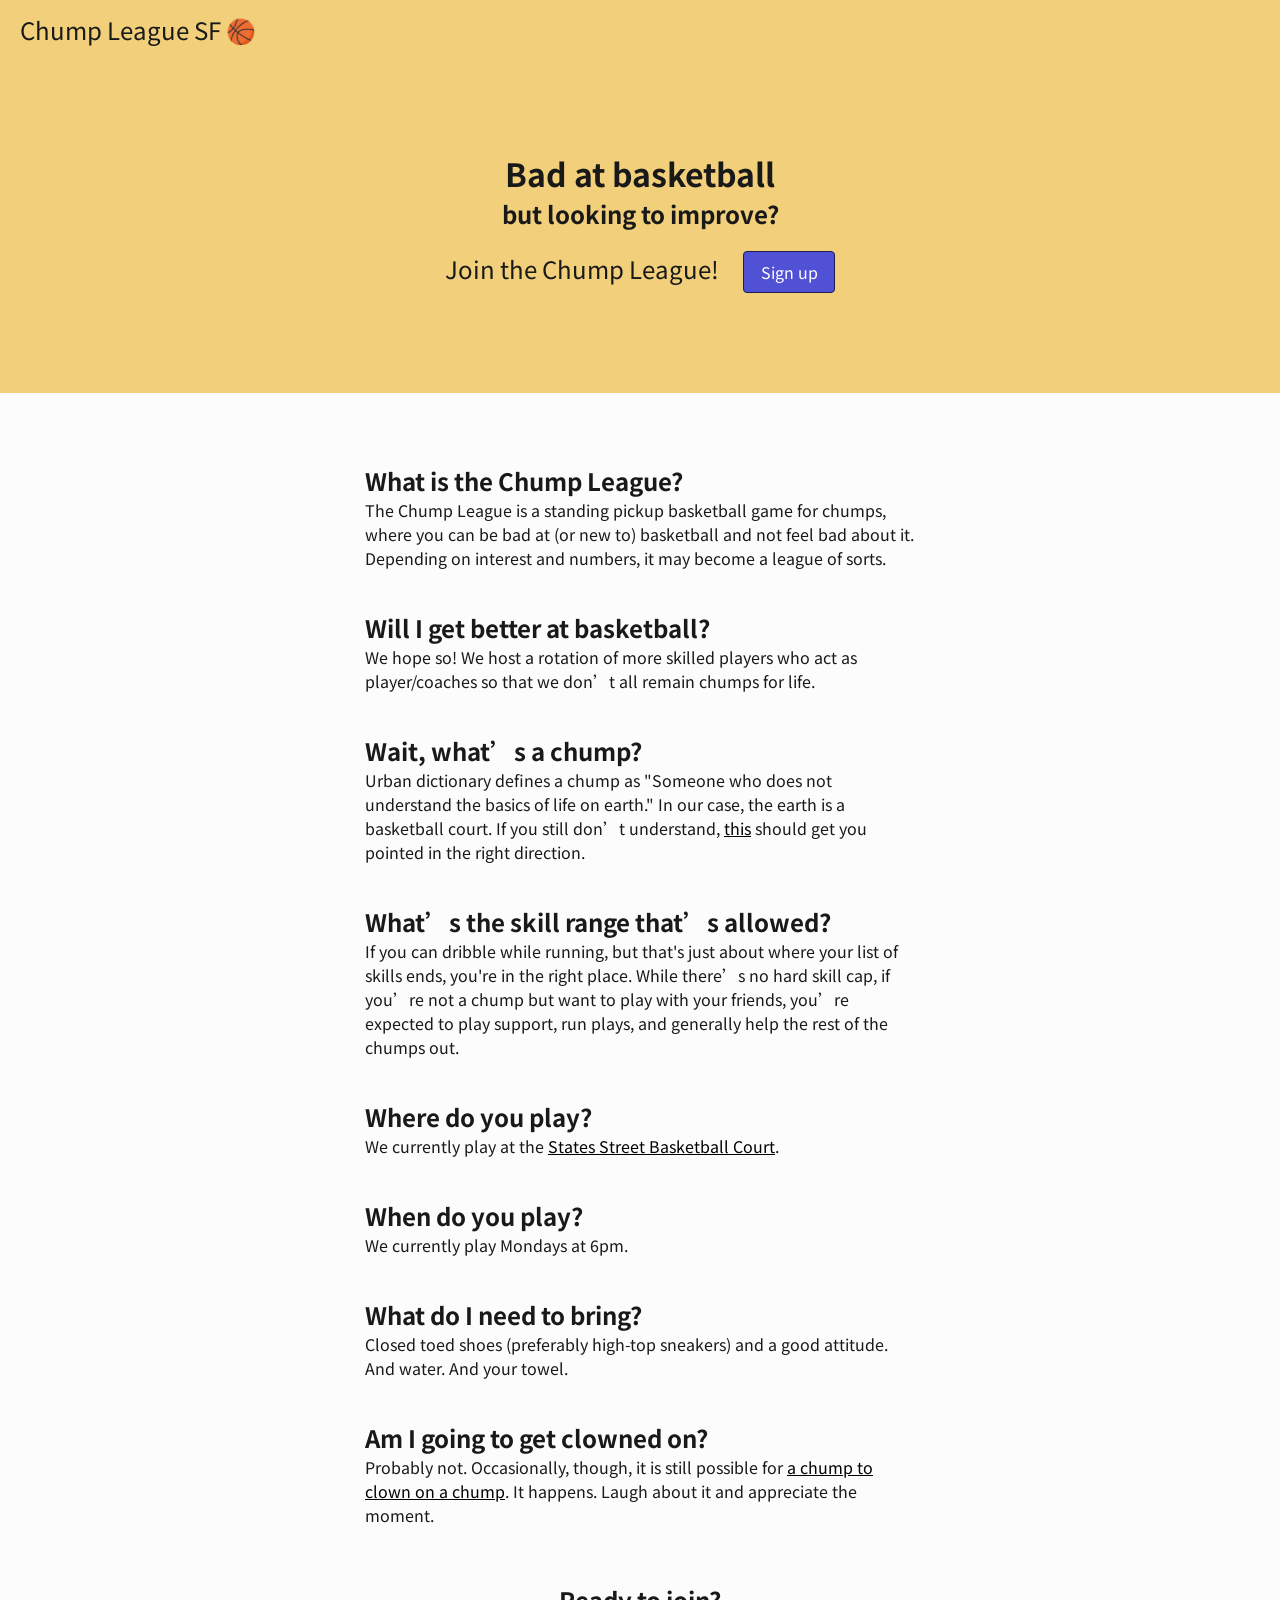
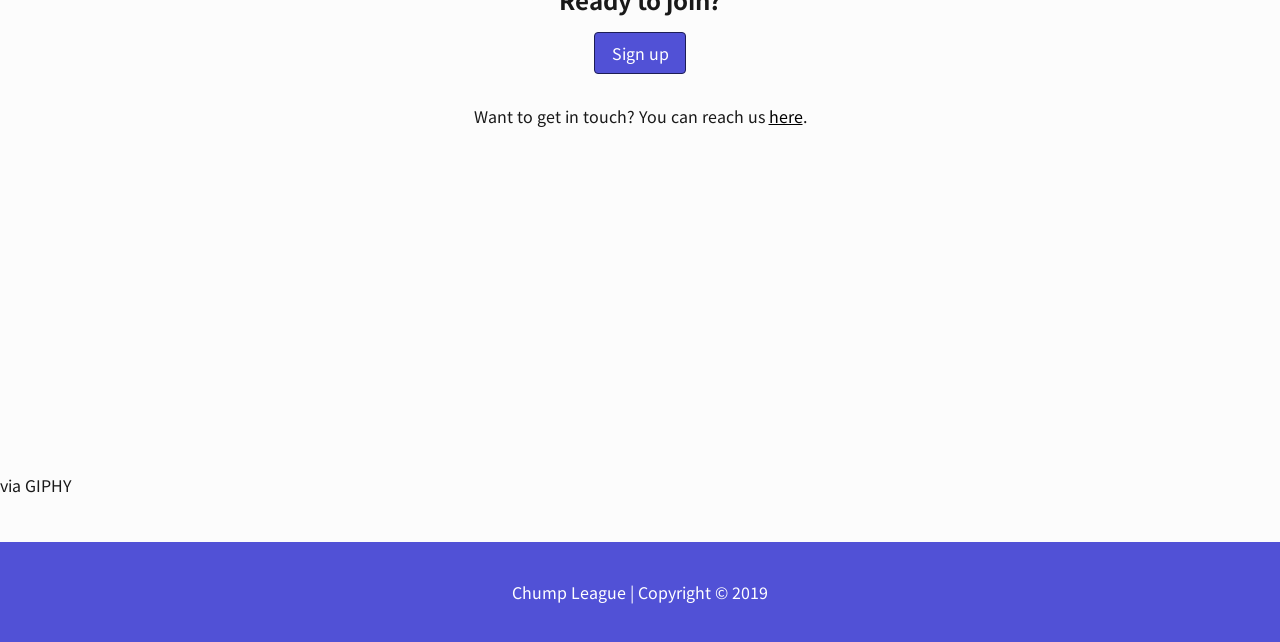
<file: index.html>
<!DOCTYPE html>
<html lang="en" dir="ltr">
  <head>
    <meta charset="utf-8">
    <title>Chump League 🏀</title>
    <link href="https://fonts.googleapis.com/css?family=Noto+Sans+HK&display=swap" rel="stylesheet">
    <link rel="stylesheet" href="chumps.css">
    <script> (function() { var qs,js,q,s,d=document, gi=d.getElementById, ce=d.createElement, gt=d.getElementsByTagName, id="typef_orm_share", b="https://embed.typeform.com/"; if(!gi.call(d,id)){ js=ce.call(d,"script"); js.id=id; js.src=b+"embed.js"; q=gt.call(d,"script")[0]; q.parentNode.insertBefore(js,q) } })() </script>
  </head>
  <body>

    <!-- Master container -->
    <div class="container-master">

      <!-- Wordmark -->
      <div class=container-wordmark>
        <a href="https://www.chumpleague.com">Chump League SF 🏀</a>
      </div>

      <!-- Header container -->
      <div class="container-header">
        <h1>Bad at basketball</h1>
        <h2>but looking to improve?</h2>

        <!-- Join box -->
        <div class="top-join-block">
          <p id="join-text">Join the Chump League!</p>
          <a class="typeform-share button" id="join-button" href="https://nick572581.typeform.com/to/BCQw7e" data-mode="popup" data-submit-close-delay="5" target="_blank">Sign up</a>
        </div>
      </div>

      <!-- Mid container -->
      <div class="container-mid">
        <div class="spacer"></div>
        <div class="spacer"></div>

        <div class="mid-block">
          <h2>What is the Chump League?</h2>
          <p>The Chump League is a standing pickup basketball game for chumps,
            where you can be bad at (or new to) basketball and not feel bad about it.
            Depending on interest and numbers, it may become a league of sorts.
          </p>
        </div>

        <div class="mid-block">
          <h2>Will I get better at basketball?</h2>
          <p>We hope so! We host a rotation of more skilled players who
            act as player/coaches so that we don’t all remain chumps for life.
          </p>
          </div>

        <div class="mid-block">
          <h2>Wait, what’s a chump?</h2>
          <p>Urban dictionary defines a chump as "Someone who does not understand
            the basics of life on earth." In our case, the earth is a basketball
            court. If you still don’t understand, <a class="link" href="https://www.youtube.com/watch?v=fgJ2CaTfaxU"target="_blank">this</a> should get you pointed
            in the right direction.
          </p>
        </div>
        
        <div class="mid-block">
          <h2>What’s the skill range that’s allowed?</h2>
          <p>If you can dribble while running, but that's just about where your list of skills ends, you're in the right place. 
            While there’s no hard skill cap, if you’re not a chump but want to play with your friends, you’re
            expected to play support, run plays, and generally help the rest of the chumps out.
          </p>
        </div>

        <div class="mid-block">
          <h2>Where do you play?</h2>
          <p>We currently play at the <a class="link" href="https://goo.gl/maps/YpLbHtBK2h12N2rQ7"target="_blank">States Street Basketball Court</a>.</p>
        </div>

        <div class="mid-block">
          <h2>When do you play?</h2>
          <p>We currently play Mondays at 6pm.</p>
        </div>

        <div class="mid-block">
          <h2>What do I need to bring?</h2>
          <p>Closed toed shoes (preferably high-top sneakers) and a good attitude.
            And water. <a href="https://www.youtube.com/watch?v=MtIsLTwUnSg"target="_blank">And your towel</a>.
          </p>
        </div>

        <div class="mid-block">
          <h2>Am I going to get clowned on?</h2>
          <p>Probably not. Occasionally, though, it is still possible for <a class="link" href="https://www.youtube.com/watch?v=8t1PBTAmsz8"target="_blank">a chump
            to clown on a chump</a>. It happens. Laugh about it and appreciate the moment.
          </p>
        </div>

        <div class="bottom-join-block">
          <h2>Ready to join?</h2>
          <div class="spacer"></div>
          <a class="typeform-share button" id="join-button" href="https://nick572581.typeform.com/to/BCQw7e" data-mode="popup" data-submit-close-delay="5" target="_blank">Sign up</a>
          <div class="spacer"></div>
          <div class="spacer"></div>
          <p>Want to get in touch? You can reach us <a class="link" href="mailto:info@chumpleague.com"target="_blank">here</a>.</p>
        </div>
        <div class="spacer"></div>
        <iframe src="https://giphy.com/embed/qVvxbA5guYBG0" width="480" height="290" frameBorder="0" class="giphy-embed" allowFullScreen></iframe><p><a href="https://giphy.com/gifs/woody-harrelson-wesley-snipes-white-men-cant-jump-qVvxbA5guYBG0">via GIPHY</a></p>
         <div class="spacer"></div>
        <div class="spacer"></div>
        <div class="spacer"></div>
    </div>
    <div class="footer">
      <p><a href="http://www.chumpleague.com">Chump League</a> | Copyright © 2019</p>
    </div>
  </body>
</html>

<!-- Link to copy: https://docs.google.com/document/d/1ktxI4AGGmU6hRSURgoa3HFnWaoclVgZPa8LteOMP-cg/edit?ts=5d085e9c -->
</file>
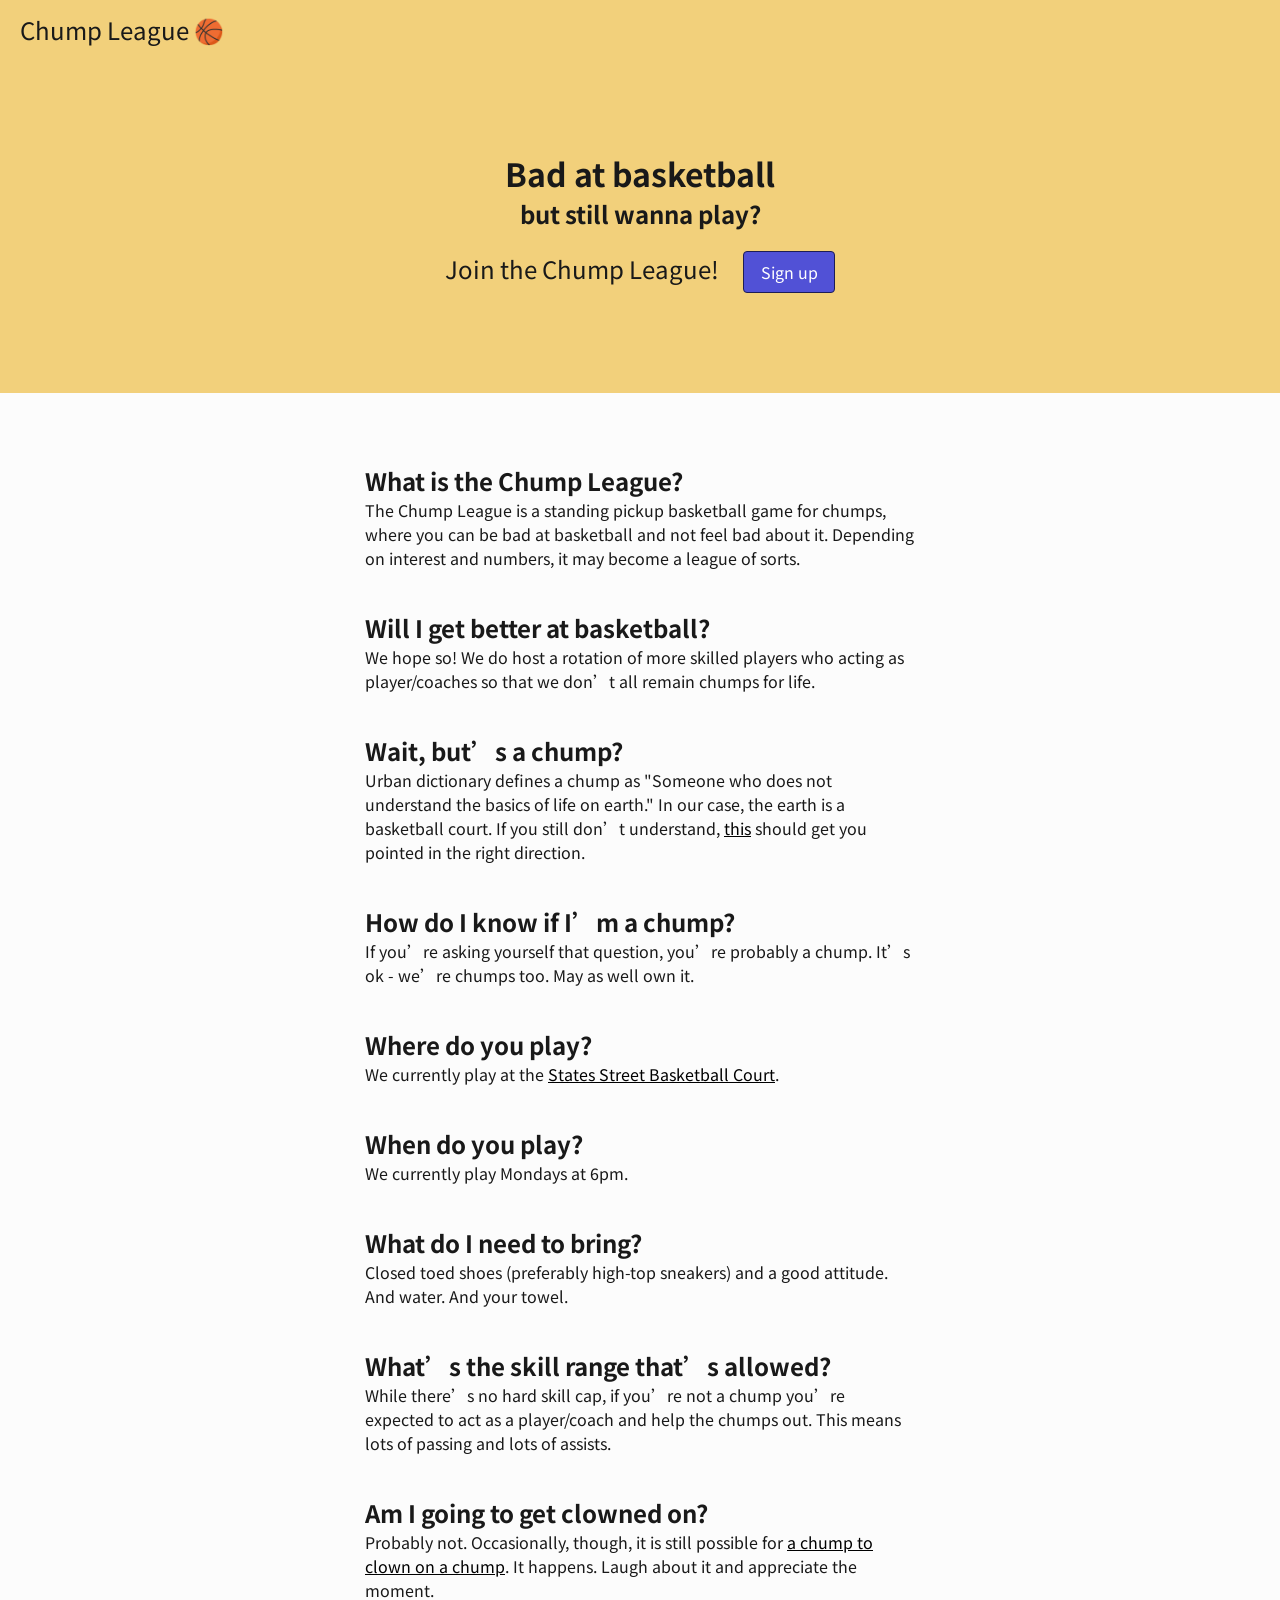
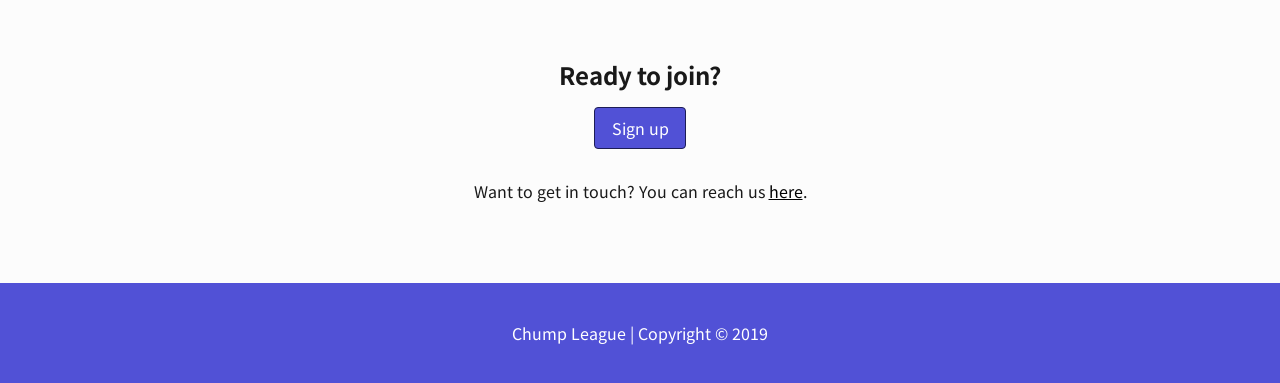
<file: chumps.html>
<!DOCTYPE html>
<html lang="en" dir="ltr">
  <head>
    <meta charset="utf-8">
    <title>Chump League 🏀</title>
    <link href="https://fonts.googleapis.com/css?family=Noto+Sans+HK&display=swap" rel="stylesheet">
    <link rel="stylesheet" href="chumps.css">
    <script> (function() { var qs,js,q,s,d=document, gi=d.getElementById, ce=d.createElement, gt=d.getElementsByTagName, id="typef_orm_share", b="https://embed.typeform.com/"; if(!gi.call(d,id)){ js=ce.call(d,"script"); js.id=id; js.src=b+"embed.js"; q=gt.call(d,"script")[0]; q.parentNode.insertBefore(js,q) } })() </script>
  </head>
  <body>

    <!-- Master container -->
    <div class="container-master">

      <!-- Wordmark -->
      <div class=container-wordmark>
        <a href="http://www.chumpleague.com">Chump League 🏀</a>
      </div>

      <!-- Header container -->
      <div class="container-header">
        <h1>Bad at basketball</h1>
        <h2>but still wanna play?</h2>

        <!-- Join box -->
        <div class="top-join-block">
          <p id="join-text">Join the Chump League!</p>
          <a class="typeform-share button" id="join-button" href="https://nick572581.typeform.com/to/BCQw7e" data-mode="popup" data-submit-close-delay="5" target="_blank">Sign up</a>
        </div>
      </div>

      <!-- Mid container -->
      <div class="container-mid">
        <div class="spacer"></div>
        <div class="spacer"></div>

        <div class="mid-block">
          <h2>What is the Chump League?</h2>
          <p>The Chump League is a standing pickup basketball game for chumps,
            where you can be bad at basketball and not feel bad about it.
            Depending on interest and numbers, it may become a league of sorts.
          </p>
        </div>

        <div class="mid-block">
          <h2>Will I get better at basketball?</h2>
          <p>We hope so! We do host a rotation of more skilled players who
            acting as player/coaches so that we don’t all remain chumps for life.
          </p>
          </div>

        <div class="mid-block">
          <h2>Wait, but’s a chump?</h2>
          <p>Urban dictionary defines a chump as "Someone who does not understand
            the basics of life on earth." In our case, the earth is a basketball
            court. If you still don’t understand, <a class="link" href="https://www.youtube.com/watch?v=fgJ2CaTfaxU">this</a> should get you pointed
            in the right direction.
          </p>
        </div>

        <div class="mid-block">
          <h2>How do I know if I’m a chump?</h2>
          <p>If you’re asking yourself that question, you’re probably a chump.
            It’s ok - we’re chumps too. May as well own it.
          </p>
        </div>

        <div class="mid-block">
          <h2>Where do you play?</h2>
          <p>We currently play at the <a class="link" href="https://goo.gl/maps/YpLbHtBK2h12N2rQ7">States Street Basketball Court</a>.</p>
        </div>

        <div class="mid-block">
          <h2>When do you play?</h2>
          <p>We currently play Mondays at 6pm.</p>
        </div>

        <div class="mid-block">
          <h2>What do I need to bring?</h2>
          <p>Closed toed shoes (preferably high-top sneakers) and a good attitude.
            And water. And your <a href="https://www.youtube.com/watch?v=MtIsLTwUnSg">towel</a>.
          </p>
        </div>

        <div class="mid-block">
          <h2>What’s the skill range that’s allowed?</h2>
          <p>While there’s no hard skill cap, if you’re not a chump you’re
            expected to act as a player/coach and help the chumps out. This
            means lots of passing and lots of assists.
          </p>
        </div>

        <div class="mid-block">
          <h2>Am I going to get clowned on?</h2>
          <p>Probably not. Occasionally, though, it is still possible for <a class="link" href="https://www.youtube.com/watch?v=8t1PBTAmsz8">a chump
            to clown on a chump</a>. It happens. Laugh about it and appreciate the moment.
          </p>
        </div>

        <div class="bottom-join-block">
          <h2>Ready to join?</h2>
          <div class="spacer"></div>
          <a class="typeform-share button" id="join-button" href="https://nick572581.typeform.com/to/BCQw7e" data-mode="popup" data-submit-close-delay="5" target="_blank">Sign up</a>
          <div class="spacer"></div>
          <div class="spacer"></div>
          <p>Want to get in touch? You can reach us <a class="link" href="mailto:info@chumpleague.com">here</a>.</p>
        </div>
        <div class="spacer"></div>
        <div class="spacer"></div>
        <div class="spacer"></div>
    </div>
    <div class="footer">
      <p><a href="http://www.chumpleague.com">Chump League</a> | Copyright © 2019</p>
    </div>
  </body>
</html>

<!-- Link to copy: https://docs.google.com/document/d/1ktxI4AGGmU6hRSURgoa3HFnWaoclVgZPa8LteOMP-cg/edit?ts=5d085e9c -->
</file>
<file: chumps.css>
*{
  margin: 0;
  padding: 0;
  border: 0;
  outline: none;
}

body{
  background-color: #f2d07b;
  color: #191919;
  font-size: 16px;
  /*line-height:1.2em;*/
}

a{
  text-decoration: none;
  color: inherit;
}

body{
  font-family: 'Noto Sans HK', sans-serif;
}

.link{
  text-decoration: underline;
  color: black;
}

.link:hover{
  color: #1d1d56;
}

.link:visited{
  color: #5151d6;
}

.container-wordmark{
  padding: 10px 0 0 20px;
  font-size: 1.5em;
  line-height: 40px;
}

.container-header {
  min-width: 350px;
  margin: 0 auto;
  text-align: center;
  padding: 100px 0;
}

.top-join-block{
  margin-top: 20px;
  align-items: center;
  justify-content: center;
}

.container-mid{
  background-color: #fcfcfc;
  min-width: 350px;
}

.mid-block{
  max-width: 550px;
  min-width: 350px;
  margin: 40px auto;
  padding: 0 25px;
  /* border: 1px solid #dbdbdb;
  border-radius: 5px;
  box-shadow: 4px 4px #f9f9f9; */
}

.bottom-join-block{
  max-width: 550px;
  min-width: 350px;
  margin: 20px auto;
  padding: 15px;
  text-align: center;
}

.footer{
  height: 100px;
  line-height: 100px;
  background-color: #5151d6;
  color: white;
  text-align: center;
}

.spacer{
  height: 15px;
}

#join-button{
  display: inline-block;
  width: 90px;
  border: 1px solid #1d1d56;
  background-color: #5151d6;
  line-height: 40px;
  border-radius: 4px;
  color: #ffffff;
}

#join-button:hover{
  background-color: #1d1d56;
}

#join-text{
  display:inline-block;
  margin-right:20px;
  font-size: 1.5em;
}
</file>
